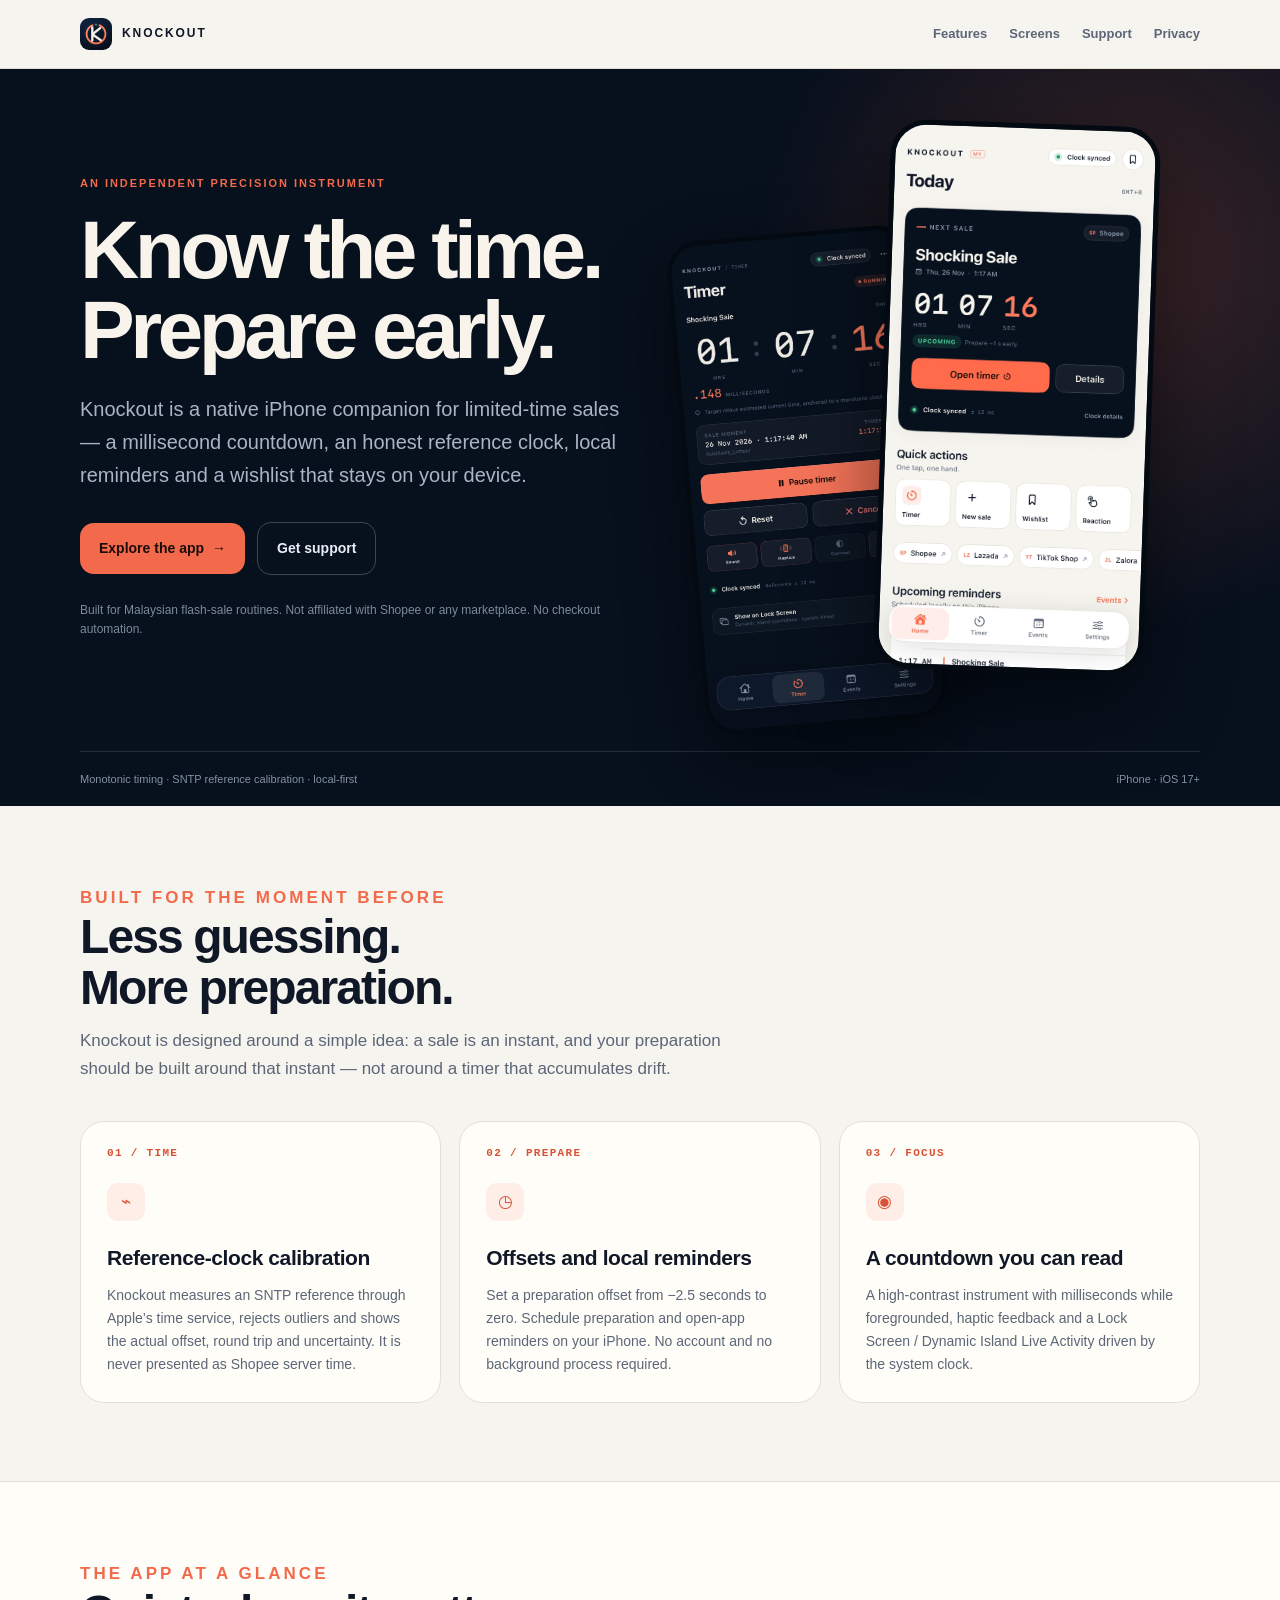
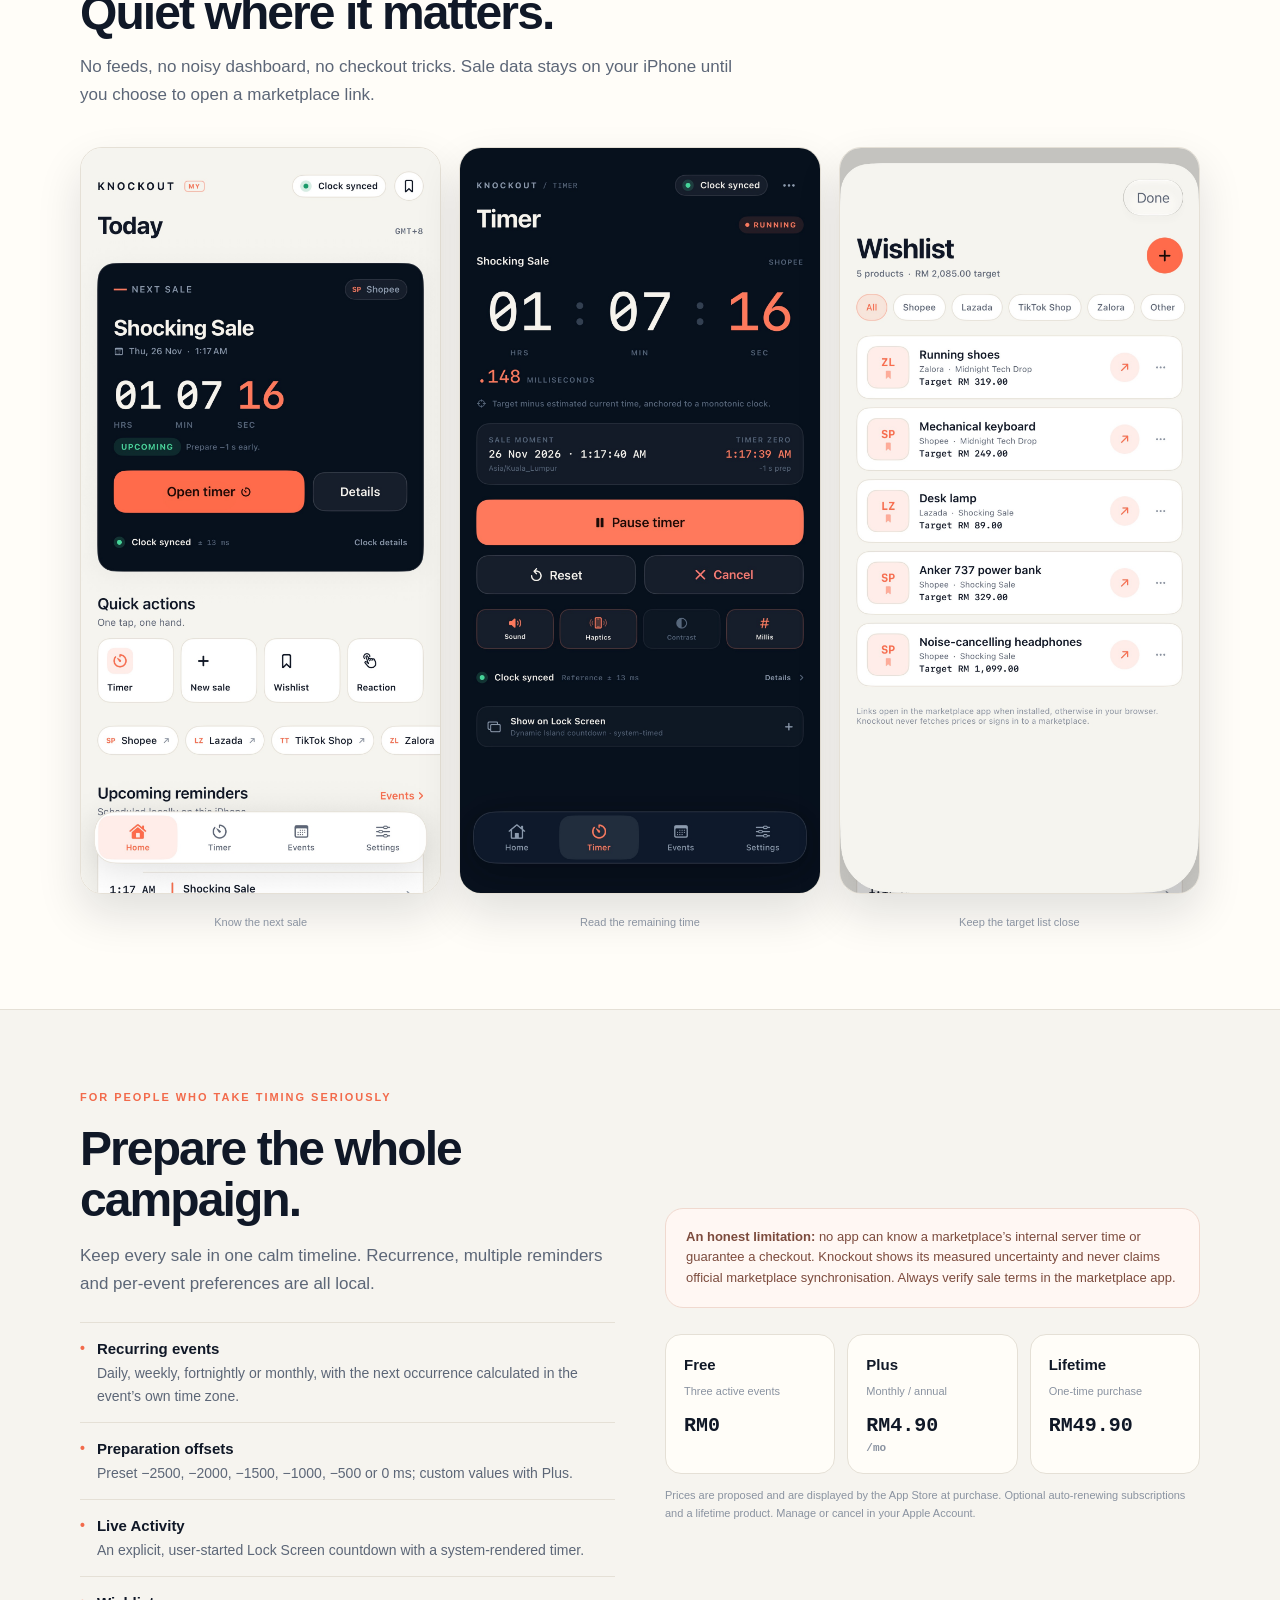
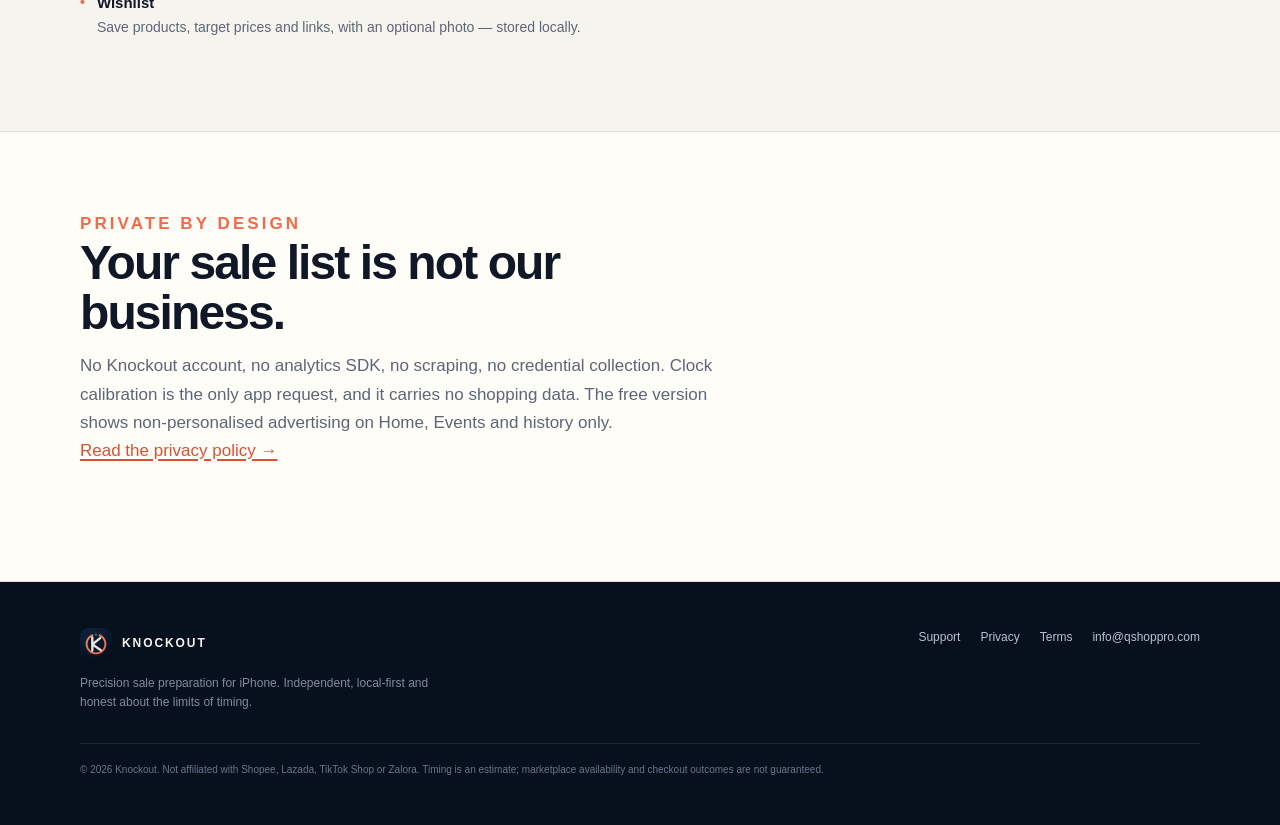
<file: index.html>
<!doctype html>
<html lang="en">
<head>
<meta charset="utf-8">
<meta name="viewport" content="width=device-width, initial-scale=1">
<title>Knockout — Precision sale countdown for iPhone</title>
<meta name="description" content="Knockout is a precision flash-sale timer for iPhone. Calibrate a reference clock, prepare launch offsets, schedule local reminders and keep the countdown on your Lock Screen.">
<meta name="keywords" content="flash sale timer, sale countdown, shopping reminder, precision timer, Live Activity, Malaysia, wishlist, clock calibration">
<meta property="og:title" content="Knockout — Know the time. Prepare early.">
<meta property="og:description" content="A precision countdown, reference-clock calibration and local reminders for limited-time sales.">
<meta property="og:type" content="website">
<meta property="og:url" content="https://azraz6.github.io/knockout-site/">
<meta property="og:image" content="https://azraz6.github.io/knockout-site/assets/icon.png">
<link rel="icon" href="assets/icon.png">
<link rel="apple-touch-icon" href="assets/icon.png">
<link rel="stylesheet" href="style.css">
</head>
<body>
<header>
  <div class="wrap nav">
    <a class="brand" href="index.html"><img src="assets/icon.png" alt=""> KNOCKOUT</a>
    <nav class="nav-links">
      <a href="#features">Features</a>
      <a href="#screens">Screens</a>
      <a href="support.html">Support</a>
      <a href="privacy.html">Privacy</a>
    </nav>
  </div>
</header>

<main>
  <section class="hero">
    <div class="wrap">
      <div class="hero-grid">
        <div>
          <p class="eyebrow">An independent precision instrument</p>
          <h1>Know the time.<br>Prepare early.</h1>
          <p class="lead">Knockout is a native iPhone companion for limited-time sales — a millisecond countdown, an honest reference clock, local reminders and a wishlist that stays on your device.</p>
          <div class="hero-actions">
            <a class="button" href="#features">Explore the app <span aria-hidden="true">→</span></a>
            <a class="button ghost" href="support.html">Get support</a>
          </div>
          <p class="small">Built for Malaysian flash-sale routines. Not affiliated with Shopee or any marketplace. No checkout automation.</p>
        </div>
        <div class="hero-art" aria-label="Knockout app screenshots">
          <div class="phone two"><img src="assets/timer.jpg" alt="Knockout precision timer"></div>
          <div class="phone one"><img src="assets/home.jpg" alt="Knockout next sale home screen"></div>
        </div>
      </div>
      <div class="hero-note">
        <span>Monotonic timing · SNTP reference calibration · local-first</span>
        <span>iPhone · iOS 17+</span>
      </div>
    </div>
  </section>

  <section id="features">
    <div class="wrap">
      <div class="section-head">
        <p class="eyebrow">Built for the moment before</p>
        <h2>Less guessing.<br>More preparation.</h2>
        <p>Knockout is designed around a simple idea: a sale is an instant, and your preparation should be built around that instant — not around a timer that accumulates drift.</p>
      </div>
      <div class="grid-3">
        <article class="card">
          <span class="num">01 / TIME</span>
          <div class="icon">⌁</div>
          <h3>Reference-clock calibration</h3>
          <p>Knockout measures an SNTP reference through Apple’s time service, rejects outliers and shows the actual offset, round trip and uncertainty. It is never presented as Shopee server time.</p>
        </article>
        <article class="card">
          <span class="num">02 / PREPARE</span>
          <div class="icon">◷</div>
          <h3>Offsets and local reminders</h3>
          <p>Set a preparation offset from −2.5 seconds to zero. Schedule preparation and open-app reminders on your iPhone. No account and no background process required.</p>
        </article>
        <article class="card">
          <span class="num">03 / FOCUS</span>
          <div class="icon">◉</div>
          <h3>A countdown you can read</h3>
          <p>A high-contrast instrument with milliseconds while foregrounded, haptic feedback and a Lock Screen / Dynamic Island Live Activity driven by the system clock.</p>
        </article>
      </div>
    </div>
  </section>

  <section class="alt" id="screens">
    <div class="wrap">
      <div class="section-head">
        <p class="eyebrow">The app at a glance</p>
        <h2>Quiet where it matters.</h2>
        <p>No feeds, no noisy dashboard, no checkout tricks. Sale data stays on your iPhone until you choose to open a marketplace link.</p>
      </div>
      <div class="showcase">
        <figure><img src="assets/home.jpg" alt="Home screen with the next sale countdown"><figcaption>Know the next sale</figcaption></figure>
        <figure><img src="assets/timer.jpg" alt="The precision timer with milliseconds"><figcaption>Read the remaining time</figcaption></figure>
        <figure><img src="assets/wishlist.jpg" alt="The local wishlist"><figcaption>Keep the target list close</figcaption></figure>
      </div>
    </div>
  </section>

  <section>
    <div class="wrap split">
      <div>
        <p class="eyebrow">For people who take timing seriously</p>
        <h2>Prepare the whole campaign.</h2>
        <p>Keep every sale in one calm timeline. Recurrence, multiple reminders and per-event preferences are all local.</p>
        <ul class="list">
          <li><div><strong>Recurring events</strong>Daily, weekly, fortnightly or monthly, with the next occurrence calculated in the event’s own time zone.</div></li>
          <li><div><strong>Preparation offsets</strong>Preset −2500, −2000, −1500, −1000, −500 or 0 ms; custom values with Plus.</div></li>
          <li><div><strong>Live Activity</strong>An explicit, user-started Lock Screen countdown with a system-rendered timer.</div></li>
          <li><div><strong>Wishlist</strong>Save products, target prices and links, with an optional photo — stored locally.</div></li>
        </ul>
      </div>
      <div>
        <div class="notice"><strong>An honest limitation:</strong> no app can know a marketplace’s internal server time or guarantee a checkout. Knockout shows its measured uncertainty and never claims official marketplace synchronisation. Always verify sale terms in the marketplace app.</div>
        <div class="plans">
          <div class="plan"><strong>Free</strong><span>Three active events</span><b>RM0</b></div>
          <div class="plan"><strong>Plus</strong><span>Monthly / annual</span><b>RM4.90<span style="font:500 11px/1.4 inherit;color:var(--soft)"> /mo</span></b></div>
          <div class="plan"><strong>Lifetime</strong><span>One-time purchase</span><b>RM49.90</b></div>
        </div>
        <p style="font-size:11px;color:var(--soft);margin-top:12px">Prices are proposed and are displayed by the App Store at purchase. Optional auto-renewing subscriptions and a lifetime product. Manage or cancel in your Apple Account.</p>
      </div>
    </div>
  </section>

  <section class="alt">
    <div class="wrap">
      <div class="section-head">
        <p class="eyebrow">Private by design</p>
        <h2>Your sale list is not our business.</h2>
        <p>No Knockout account, no analytics SDK, no scraping, no credential collection. Clock calibration is the only app request, and it carries no shopping data. The free version shows non-personalised advertising on Home, Events and history only.</p>
        <p><a href="privacy.html">Read the privacy policy →</a></p>
      </div>
    </div>
  </section>
</main>

<footer>
  <div class="wrap footer-grid">
    <div>
      <a class="brand" href="index.html"><img src="assets/icon.png" alt=""> KNOCKOUT</a>
      <p style="font-size:12px;max-width:360px;margin:14px 0 0;color:#7f8da0">Precision sale preparation for iPhone. Independent, local-first and honest about the limits of timing.</p>
    </div>
    <div class="footer-links">
      <a href="support.html">Support</a>
      <a href="privacy.html">Privacy</a>
      <a href="terms.html">Terms</a>
      <a href="mailto:info@qshoppro.com">info@qshoppro.com</a>
    </div>
  </div>
  <div class="wrap" style="margin-top:30px;padding-top:18px;border-top:1px solid rgba(255,255,255,.1);font-size:10px;color:#67778b">
    © 2026 Knockout. Not affiliated with Shopee, Lazada, TikTok Shop or Zalora. Timing is an estimate; marketplace availability and checkout outcomes are not guaranteed.
  </div>
</footer>
</body>
</html>
</file>
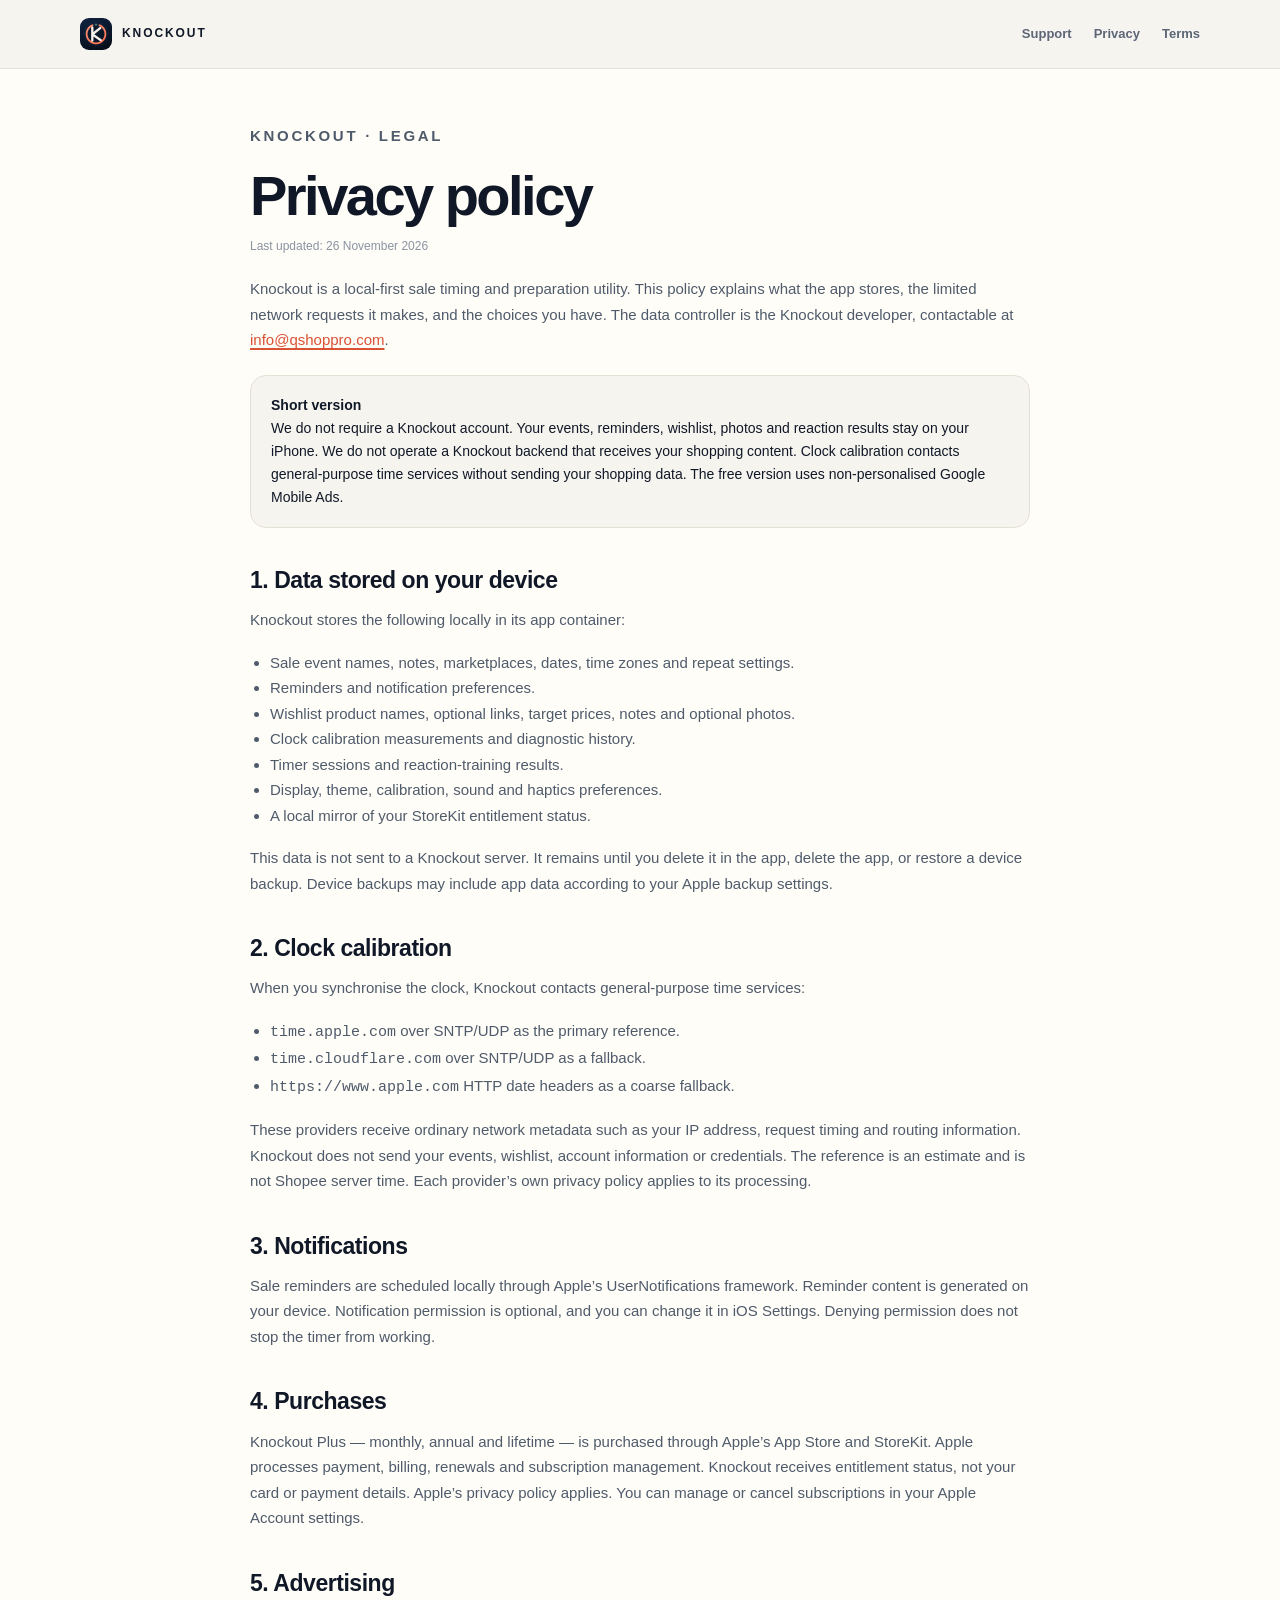
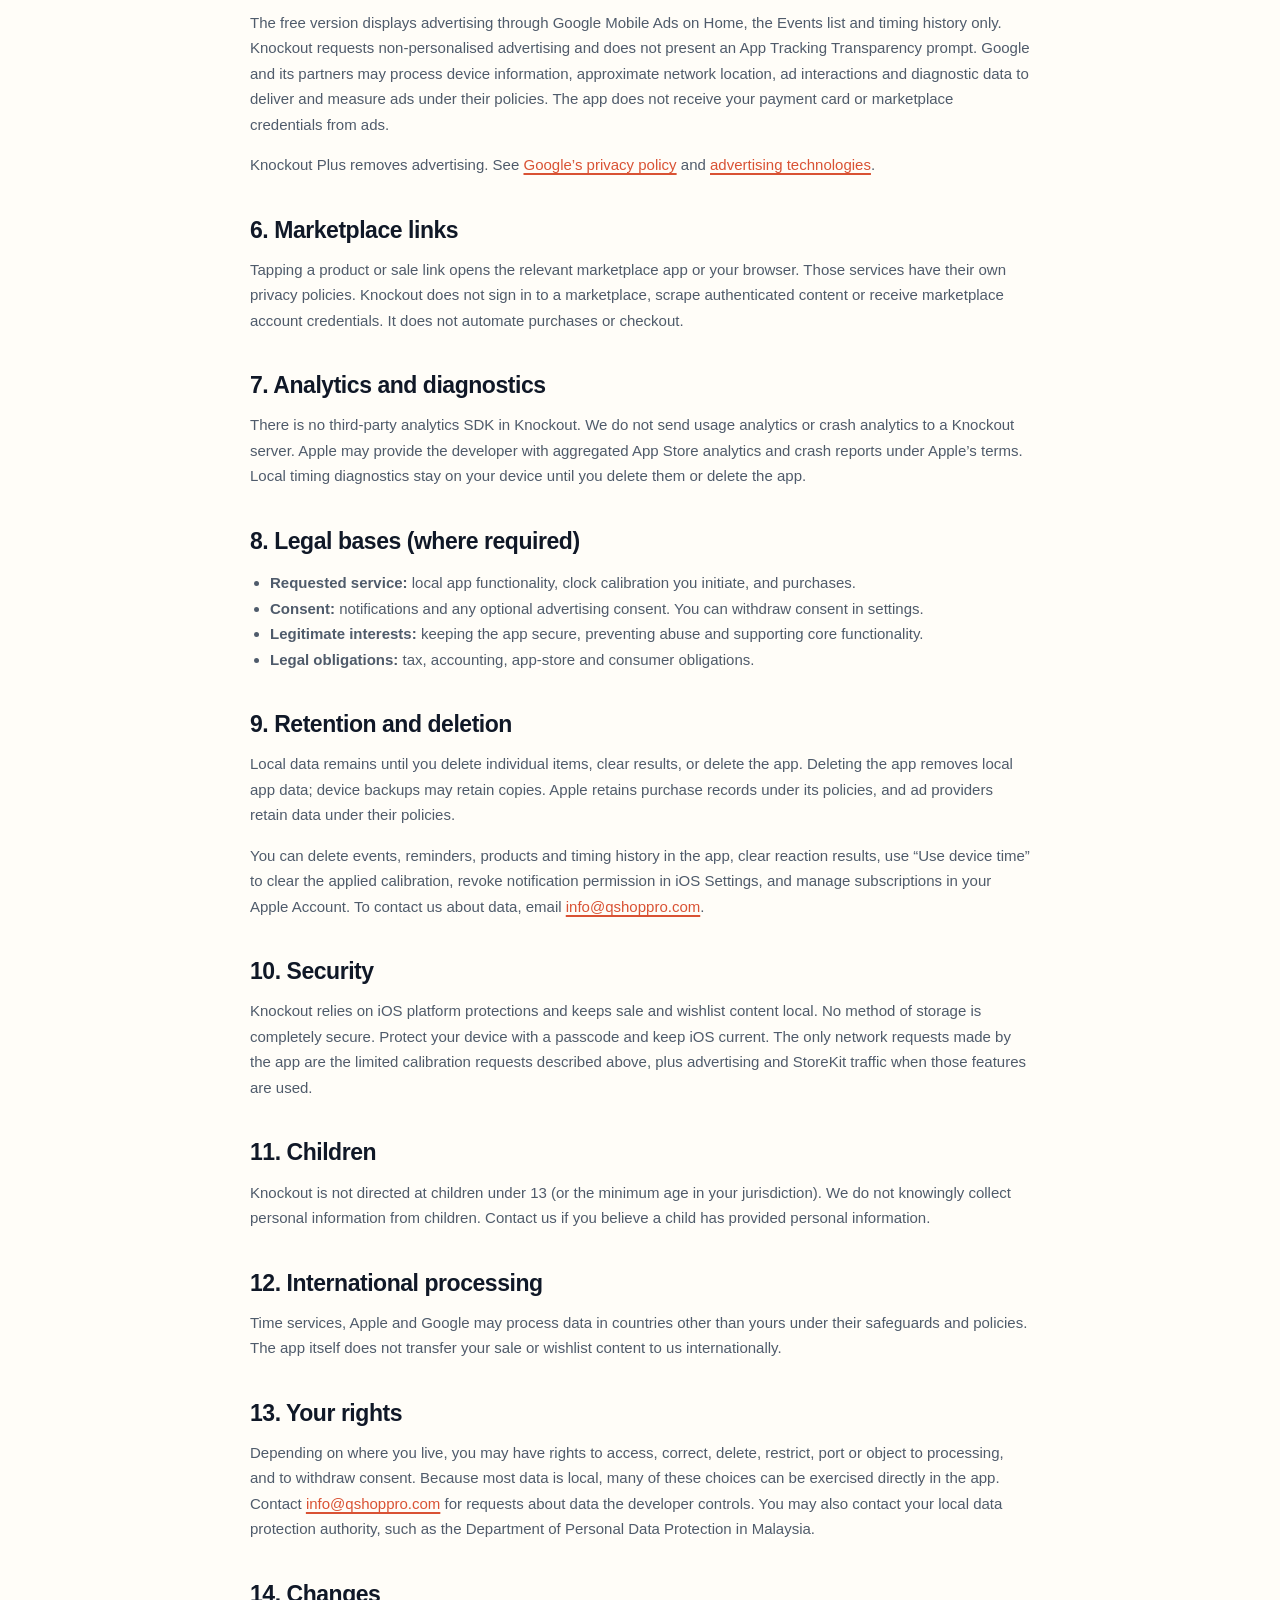
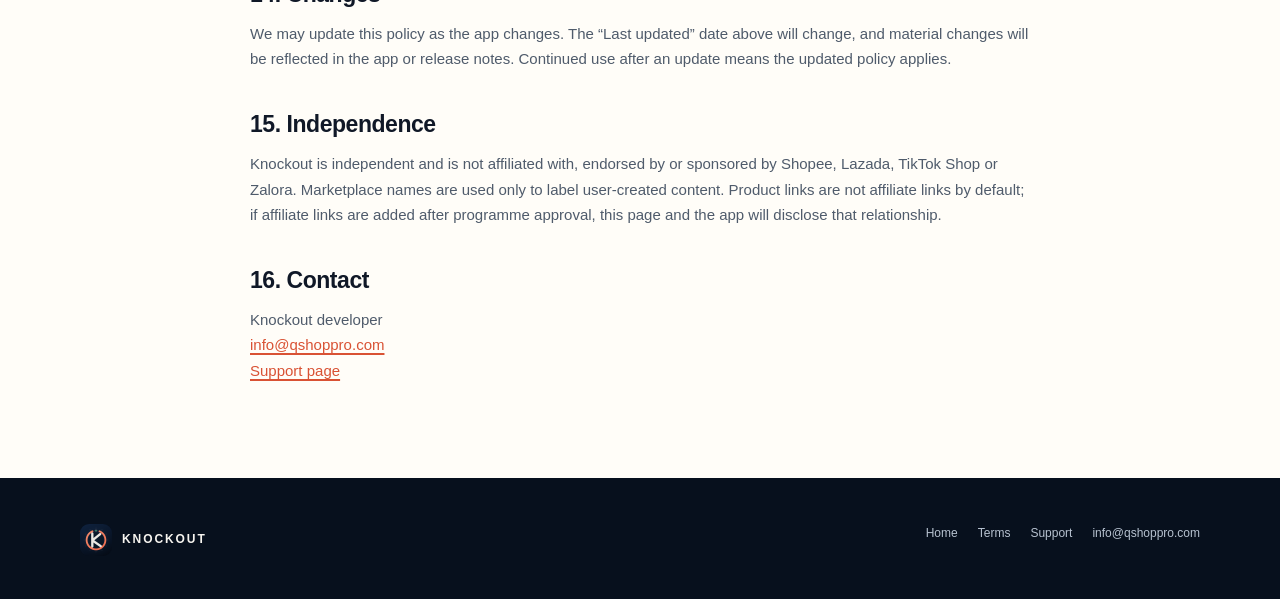
<file: privacy.html>
<!doctype html>
<html lang="en">
<head>
<meta charset="utf-8">
<meta name="viewport" content="width=device-width, initial-scale=1">
<title>Privacy Policy — Knockout</title>
<meta name="description" content="How Knockout handles sale data, clock calibration, notifications, purchases and advertising.">
<link rel="icon" href="assets/icon.png">
<link rel="stylesheet" href="style.css">
</head>
<body>
<header><div class="wrap nav"><a class="brand" href="index.html"><img src="assets/icon.png" alt=""> KNOCKOUT</a><nav class="nav-links"><a href="support.html">Support</a><a href="privacy.html">Privacy</a><a href="terms.html">Terms</a></nav></div></header>
<main class="legal">
<div class="narrow">
  <p class="eyebrow">Knockout · Legal</p>
  <h1>Privacy policy</h1>
  <p class="meta">Last updated: 26 November 2026</p>
  <p>Knockout is a local-first sale timing and preparation utility. This policy explains what the app stores, the limited network requests it makes, and the choices you have. The data controller is the Knockout developer, contactable at <a href="mailto:info@qshoppro.com">info@qshoppro.com</a>.</p>

  <div class="contact"><strong>Short version</strong><br>We do not require a Knockout account. Your events, reminders, wishlist, photos and reaction results stay on your iPhone. We do not operate a Knockout backend that receives your shopping content. Clock calibration contacts general-purpose time services without sending your shopping data. The free version uses non-personalised Google Mobile Ads.</div>

  <h2>1. Data stored on your device</h2>
  <p>Knockout stores the following locally in its app container:</p>
  <ul>
    <li>Sale event names, notes, marketplaces, dates, time zones and repeat settings.</li>
    <li>Reminders and notification preferences.</li>
    <li>Wishlist product names, optional links, target prices, notes and optional photos.</li>
    <li>Clock calibration measurements and diagnostic history.</li>
    <li>Timer sessions and reaction-training results.</li>
    <li>Display, theme, calibration, sound and haptics preferences.</li>
    <li>A local mirror of your StoreKit entitlement status.</li>
  </ul>
  <p>This data is not sent to a Knockout server. It remains until you delete it in the app, delete the app, or restore a device backup. Device backups may include app data according to your Apple backup settings.</p>

  <h2>2. Clock calibration</h2>
  <p>When you synchronise the clock, Knockout contacts general-purpose time services:</p>
  <ul>
    <li><code>time.apple.com</code> over SNTP/UDP as the primary reference.</li>
    <li><code>time.cloudflare.com</code> over SNTP/UDP as a fallback.</li>
    <li><code>https://www.apple.com</code> HTTP date headers as a coarse fallback.</li>
  </ul>
  <p>These providers receive ordinary network metadata such as your IP address, request timing and routing information. Knockout does not send your events, wishlist, account information or credentials. The reference is an estimate and is not Shopee server time. Each provider’s own privacy policy applies to its processing.</p>

  <h2>3. Notifications</h2>
  <p>Sale reminders are scheduled locally through Apple’s UserNotifications framework. Reminder content is generated on your device. Notification permission is optional, and you can change it in iOS Settings. Denying permission does not stop the timer from working.</p>

  <h2>4. Purchases</h2>
  <p>Knockout Plus — monthly, annual and lifetime — is purchased through Apple’s App Store and StoreKit. Apple processes payment, billing, renewals and subscription management. Knockout receives entitlement status, not your card or payment details. Apple’s privacy policy applies. You can manage or cancel subscriptions in your Apple Account settings.</p>

  <h2>5. Advertising</h2>
  <p>The free version displays advertising through Google Mobile Ads on Home, the Events list and timing history only. Knockout requests non-personalised advertising and does not present an App Tracking Transparency prompt. Google and its partners may process device information, approximate network location, ad interactions and diagnostic data to deliver and measure ads under their policies. The app does not receive your payment card or marketplace credentials from ads.</p>
  <p>Knockout Plus removes advertising. See <a href="https://policies.google.com/privacy">Google’s privacy policy</a> and <a href="https://policies.google.com/technologies/ads">advertising technologies</a>.</p>

  <h2>6. Marketplace links</h2>
  <p>Tapping a product or sale link opens the relevant marketplace app or your browser. Those services have their own privacy policies. Knockout does not sign in to a marketplace, scrape authenticated content or receive marketplace account credentials. It does not automate purchases or checkout.</p>

  <h2>7. Analytics and diagnostics</h2>
  <p>There is no third-party analytics SDK in Knockout. We do not send usage analytics or crash analytics to a Knockout server. Apple may provide the developer with aggregated App Store analytics and crash reports under Apple’s terms. Local timing diagnostics stay on your device until you delete them or delete the app.</p>

  <h2>8. Legal bases (where required)</h2>
  <ul>
    <li><strong>Requested service:</strong> local app functionality, clock calibration you initiate, and purchases.</li>
    <li><strong>Consent:</strong> notifications and any optional advertising consent. You can withdraw consent in settings.</li>
    <li><strong>Legitimate interests:</strong> keeping the app secure, preventing abuse and supporting core functionality.</li>
    <li><strong>Legal obligations:</strong> tax, accounting, app-store and consumer obligations.</li>
  </ul>

  <h2>9. Retention and deletion</h2>
  <p>Local data remains until you delete individual items, clear results, or delete the app. Deleting the app removes local app data; device backups may retain copies. Apple retains purchase records under its policies, and ad providers retain data under their policies.</p>
  <p>You can delete events, reminders, products and timing history in the app, clear reaction results, use “Use device time” to clear the applied calibration, revoke notification permission in iOS Settings, and manage subscriptions in your Apple Account. To contact us about data, email <a href="mailto:info@qshoppro.com">info@qshoppro.com</a>.</p>

  <h2>10. Security</h2>
  <p>Knockout relies on iOS platform protections and keeps sale and wishlist content local. No method of storage is completely secure. Protect your device with a passcode and keep iOS current. The only network requests made by the app are the limited calibration requests described above, plus advertising and StoreKit traffic when those features are used.</p>

  <h2>11. Children</h2>
  <p>Knockout is not directed at children under 13 (or the minimum age in your jurisdiction). We do not knowingly collect personal information from children. Contact us if you believe a child has provided personal information.</p>

  <h2>12. International processing</h2>
  <p>Time services, Apple and Google may process data in countries other than yours under their safeguards and policies. The app itself does not transfer your sale or wishlist content to us internationally.</p>

  <h2>13. Your rights</h2>
  <p>Depending on where you live, you may have rights to access, correct, delete, restrict, port or object to processing, and to withdraw consent. Because most data is local, many of these choices can be exercised directly in the app. Contact <a href="mailto:info@qshoppro.com">info@qshoppro.com</a> for requests about data the developer controls. You may also contact your local data protection authority, such as the Department of Personal Data Protection in Malaysia.</p>

  <h2>14. Changes</h2>
  <p>We may update this policy as the app changes. The “Last updated” date above will change, and material changes will be reflected in the app or release notes. Continued use after an update means the updated policy applies.</p>

  <h2>15. Independence</h2>
  <p>Knockout is independent and is not affiliated with, endorsed by or sponsored by Shopee, Lazada, TikTok Shop or Zalora. Marketplace names are used only to label user-created content. Product links are not affiliate links by default; if affiliate links are added after programme approval, this page and the app will disclose that relationship.</p>

  <h2>16. Contact</h2>
  <p>Knockout developer<br><a href="mailto:info@qshoppro.com">info@qshoppro.com</a><br><a href="support.html">Support page</a></p>
</div>
</main>
<footer><div class="wrap footer-grid"><a class="brand" href="index.html"><img src="assets/icon.png" alt=""> KNOCKOUT</a><div class="footer-links"><a href="index.html">Home</a><a href="terms.html">Terms</a><a href="support.html">Support</a><a href="mailto:info@qshoppro.com">info@qshoppro.com</a></div></div></footer>
</body>
</html>
</file>
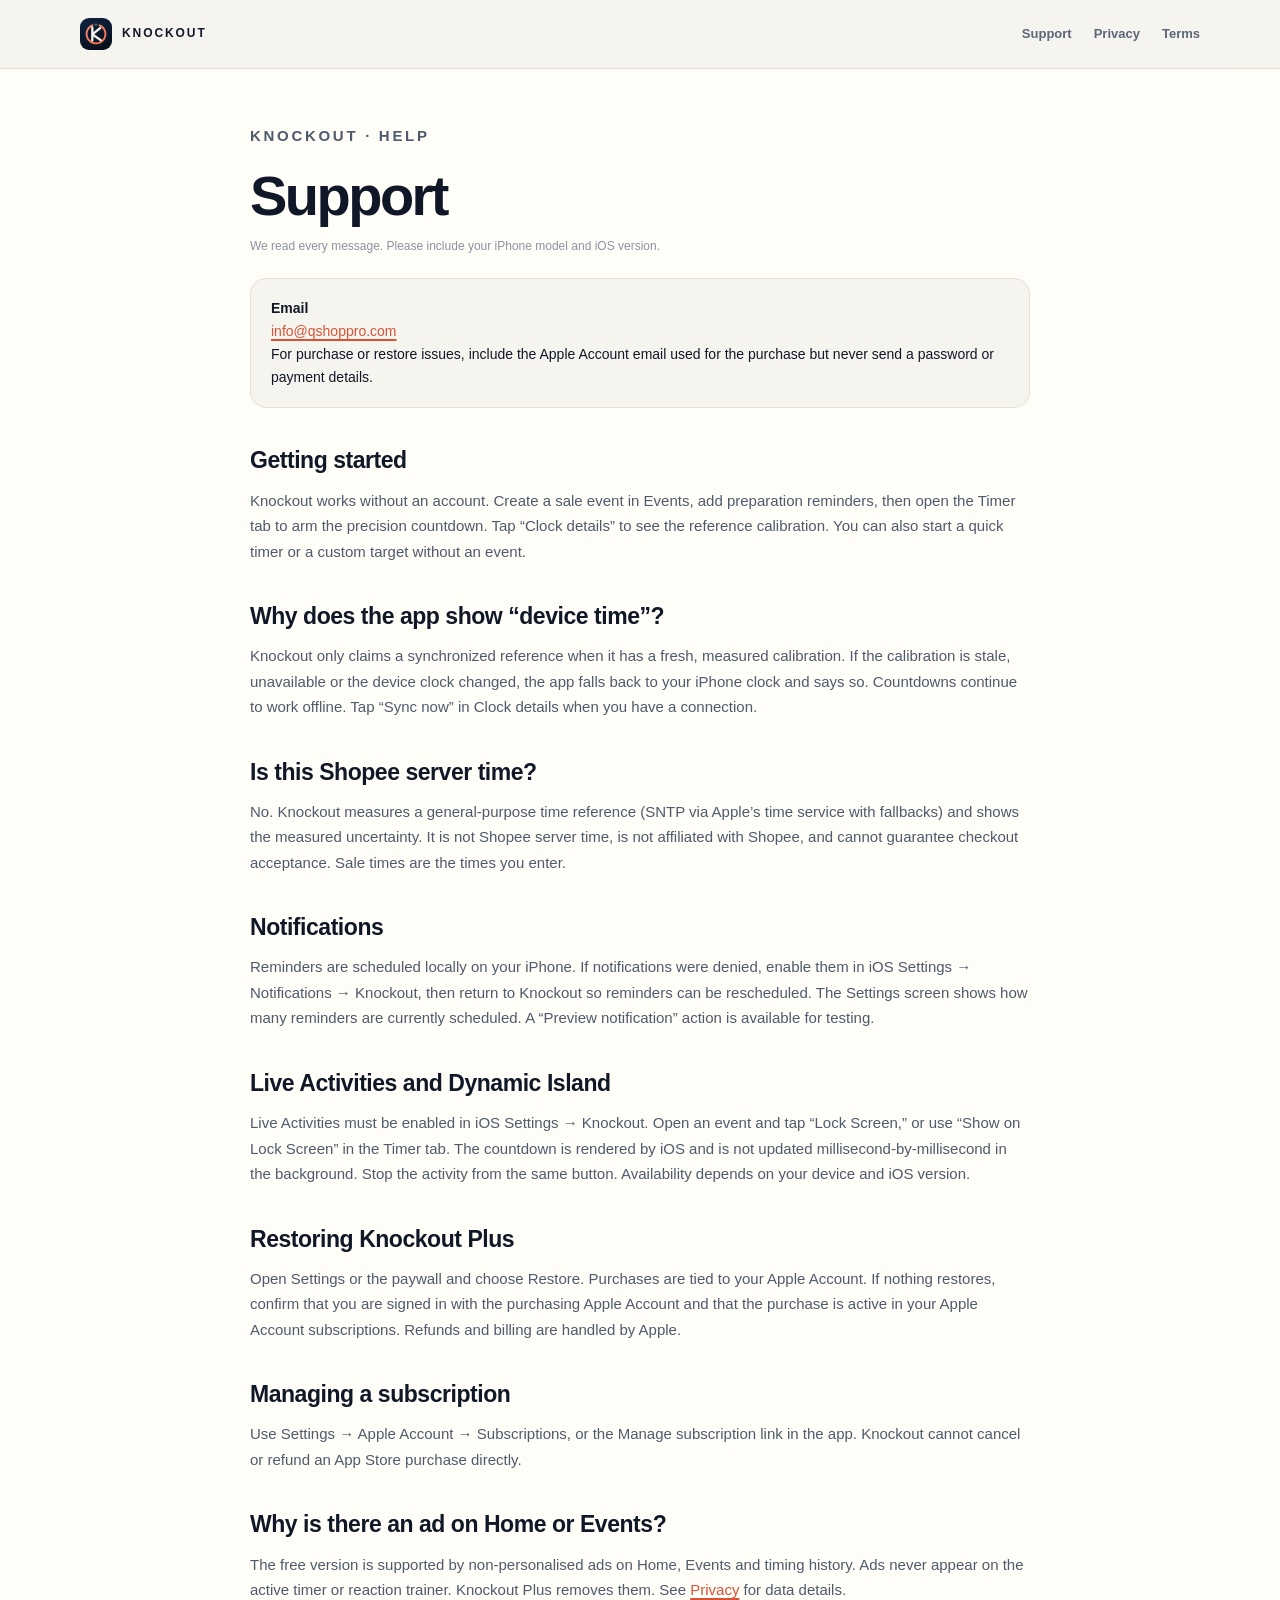
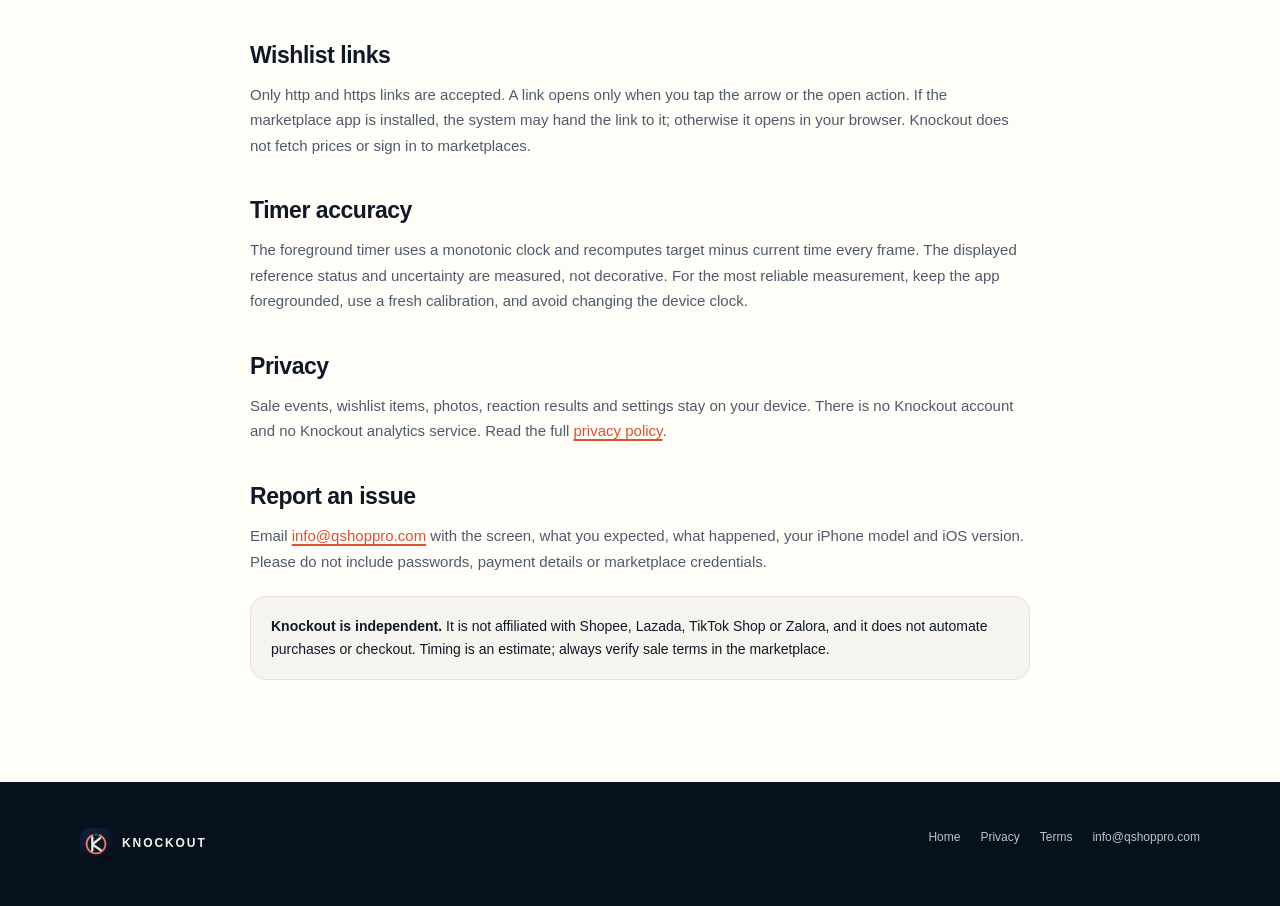
<file: support.html>
<!doctype html>
<html lang="en">
<head>
<meta charset="utf-8">
<meta name="viewport" content="width=device-width, initial-scale=1">
<title>Support — Knockout</title>
<meta name="description" content="Support for Knockout, the precision sale countdown and preparation app for iPhone.">
<link rel="icon" href="assets/icon.png">
<link rel="stylesheet" href="style.css">
</head>
<body>
<header><div class="wrap nav"><a class="brand" href="index.html"><img src="assets/icon.png" alt=""> KNOCKOUT</a><nav class="nav-links"><a href="support.html">Support</a><a href="privacy.html">Privacy</a><a href="terms.html">Terms</a></nav></div></header>
<main class="legal">
<div class="narrow">
  <p class="eyebrow">Knockout · Help</p>
  <h1>Support</h1>
  <p class="meta">We read every message. Please include your iPhone model and iOS version.</p>
  <div class="contact"><strong>Email</strong><br><a href="mailto:info@qshoppro.com?subject=Knockout%20Support">info@qshoppro.com</a><br>For purchase or restore issues, include the Apple Account email used for the purchase but never send a password or payment details.</div>

  <h2>Getting started</h2>
  <p>Knockout works without an account. Create a sale event in Events, add preparation reminders, then open the Timer tab to arm the precision countdown. Tap “Clock details” to see the reference calibration. You can also start a quick timer or a custom target without an event.</p>

  <h2>Why does the app show “device time”?</h2>
  <p>Knockout only claims a synchronized reference when it has a fresh, measured calibration. If the calibration is stale, unavailable or the device clock changed, the app falls back to your iPhone clock and says so. Countdowns continue to work offline. Tap “Sync now” in Clock details when you have a connection.</p>

  <h2>Is this Shopee server time?</h2>
  <p>No. Knockout measures a general-purpose time reference (SNTP via Apple’s time service with fallbacks) and shows the measured uncertainty. It is not Shopee server time, is not affiliated with Shopee, and cannot guarantee checkout acceptance. Sale times are the times you enter.</p>

  <h2>Notifications</h2>
  <p>Reminders are scheduled locally on your iPhone. If notifications were denied, enable them in iOS Settings → Notifications → Knockout, then return to Knockout so reminders can be rescheduled. The Settings screen shows how many reminders are currently scheduled. A “Preview notification” action is available for testing.</p>

  <h2>Live Activities and Dynamic Island</h2>
  <p>Live Activities must be enabled in iOS Settings → Knockout. Open an event and tap “Lock Screen,” or use “Show on Lock Screen” in the Timer tab. The countdown is rendered by iOS and is not updated millisecond-by-millisecond in the background. Stop the activity from the same button. Availability depends on your device and iOS version.</p>

  <h2>Restoring Knockout Plus</h2>
  <p>Open Settings or the paywall and choose Restore. Purchases are tied to your Apple Account. If nothing restores, confirm that you are signed in with the purchasing Apple Account and that the purchase is active in your Apple Account subscriptions. Refunds and billing are handled by Apple.</p>

  <h2>Managing a subscription</h2>
  <p>Use Settings → Apple Account → Subscriptions, or the Manage subscription link in the app. Knockout cannot cancel or refund an App Store purchase directly.</p>

  <h2>Why is there an ad on Home or Events?</h2>
  <p>The free version is supported by non-personalised ads on Home, Events and timing history. Ads never appear on the active timer or reaction trainer. Knockout Plus removes them. See <a href="privacy.html">Privacy</a> for data details.</p>

  <h2>Wishlist links</h2>
  <p>Only http and https links are accepted. A link opens only when you tap the arrow or the open action. If the marketplace app is installed, the system may hand the link to it; otherwise it opens in your browser. Knockout does not fetch prices or sign in to marketplaces.</p>

  <h2>Timer accuracy</h2>
  <p>The foreground timer uses a monotonic clock and recomputes target minus current time every frame. The displayed reference status and uncertainty are measured, not decorative. For the most reliable measurement, keep the app foregrounded, use a fresh calibration, and avoid changing the device clock.</p>

  <h2>Privacy</h2>
  <p>Sale events, wishlist items, photos, reaction results and settings stay on your device. There is no Knockout account and no Knockout analytics service. Read the full <a href="privacy.html">privacy policy</a>.</p>

  <h2>Report an issue</h2>
  <p>Email <a href="mailto:info@qshoppro.com?subject=Knockout%20Issue">info@qshoppro.com</a> with the screen, what you expected, what happened, your iPhone model and iOS version. Please do not include passwords, payment details or marketplace credentials.</p>

  <div class="contact"><strong>Knockout is independent.</strong> It is not affiliated with Shopee, Lazada, TikTok Shop or Zalora, and it does not automate purchases or checkout. Timing is an estimate; always verify sale terms in the marketplace.</div>
</div>
</main>
<footer><div class="wrap footer-grid"><a class="brand" href="index.html"><img src="assets/icon.png" alt=""> KNOCKOUT</a><div class="footer-links"><a href="index.html">Home</a><a href="privacy.html">Privacy</a><a href="terms.html">Terms</a><a href="mailto:info@qshoppro.com">info@qshoppro.com</a></div></div></footer>
</body>
</html>
</file>
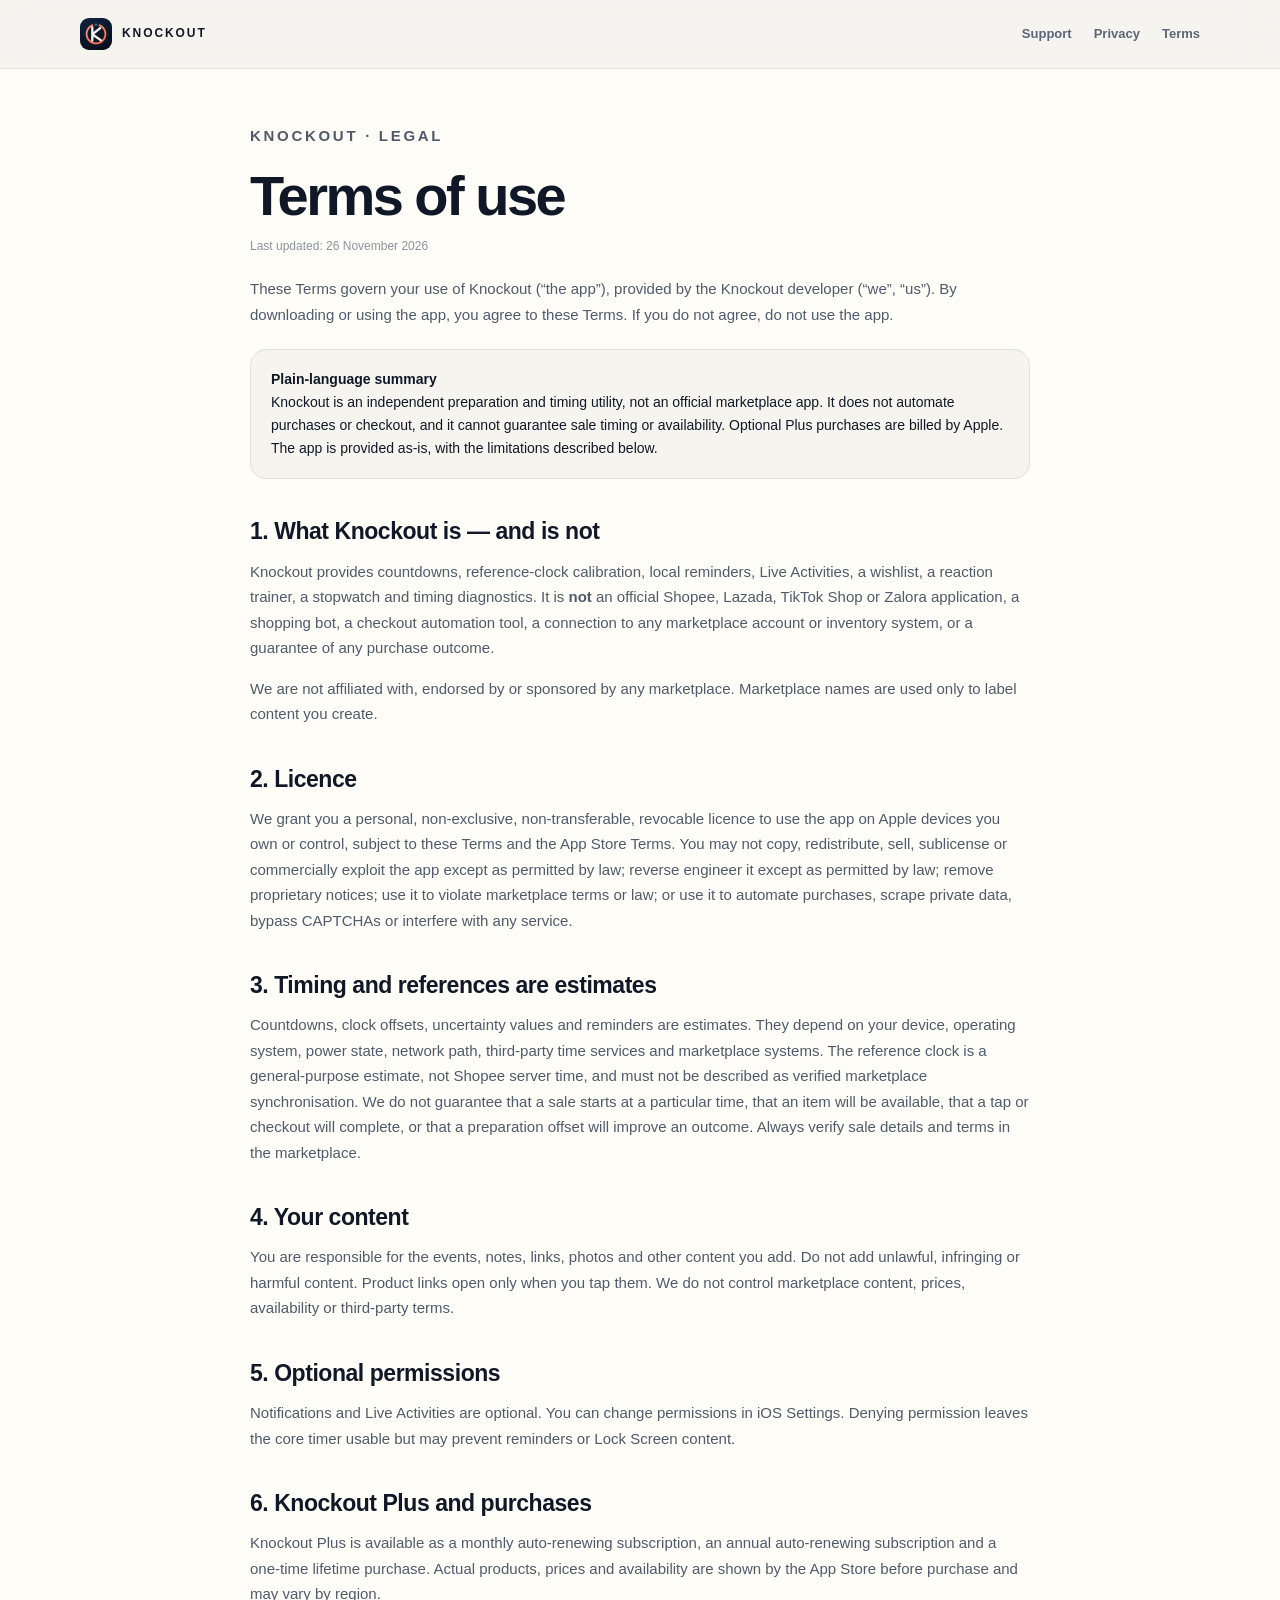
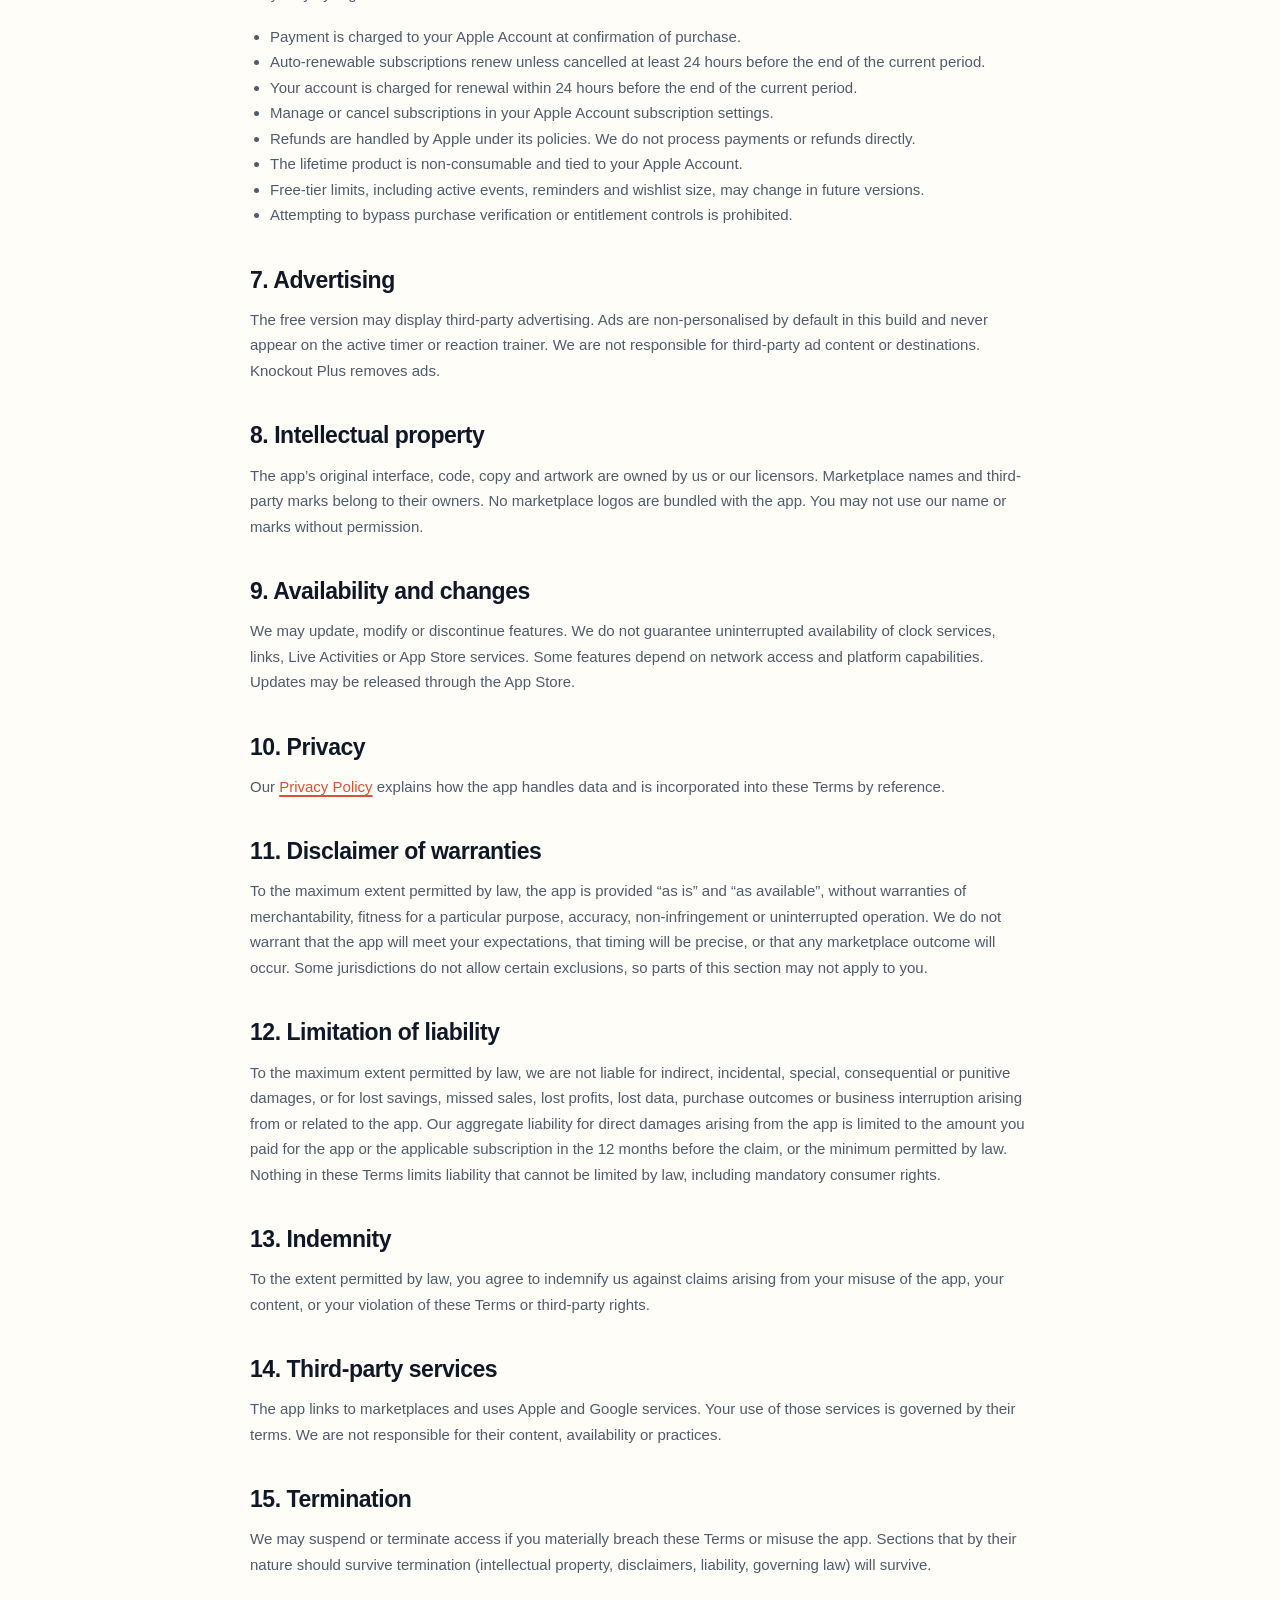
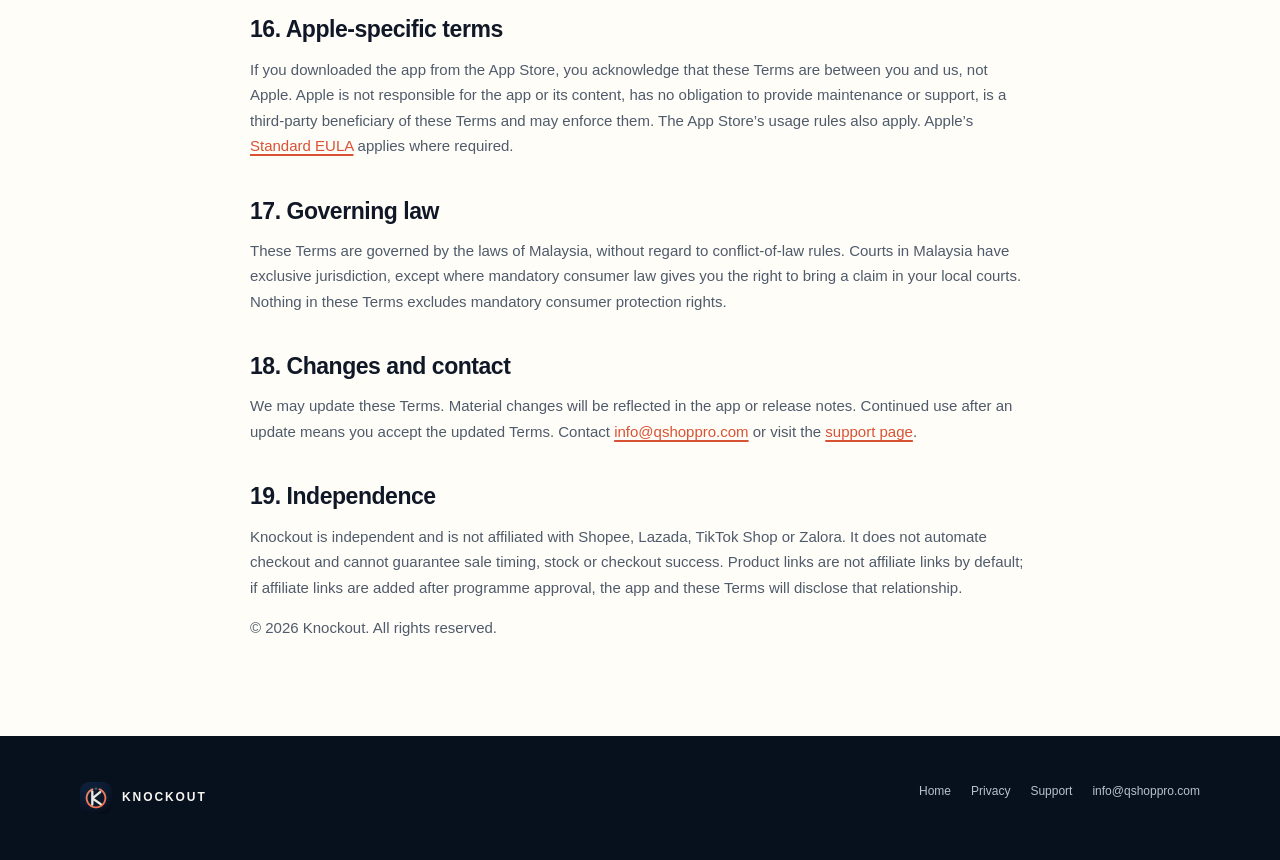
<file: terms.html>
<!doctype html>
<html lang="en">
<head>
<meta charset="utf-8">
<meta name="viewport" content="width=device-width, initial-scale=1">
<title>Terms of Use — Knockout</title>
<meta name="description" content="Terms of use for Knockout, the precision sale countdown app for iPhone.">
<link rel="icon" href="assets/icon.png">
<link rel="stylesheet" href="style.css">
</head>
<body>
<header><div class="wrap nav"><a class="brand" href="index.html"><img src="assets/icon.png" alt=""> KNOCKOUT</a><nav class="nav-links"><a href="support.html">Support</a><a href="privacy.html">Privacy</a><a href="terms.html">Terms</a></nav></div></header>
<main class="legal">
<div class="narrow">
  <p class="eyebrow">Knockout · Legal</p>
  <h1>Terms of use</h1>
  <p class="meta">Last updated: 26 November 2026</p>
  <p>These Terms govern your use of Knockout (“the app”), provided by the Knockout developer (“we”, “us”). By downloading or using the app, you agree to these Terms. If you do not agree, do not use the app.</p>

  <div class="contact"><strong>Plain-language summary</strong><br>Knockout is an independent preparation and timing utility, not an official marketplace app. It does not automate purchases or checkout, and it cannot guarantee sale timing or availability. Optional Plus purchases are billed by Apple. The app is provided as-is, with the limitations described below.</div>

  <h2>1. What Knockout is — and is not</h2>
  <p>Knockout provides countdowns, reference-clock calibration, local reminders, Live Activities, a wishlist, a reaction trainer, a stopwatch and timing diagnostics. It is <strong>not</strong> an official Shopee, Lazada, TikTok Shop or Zalora application, a shopping bot, a checkout automation tool, a connection to any marketplace account or inventory system, or a guarantee of any purchase outcome.</p>
  <p>We are not affiliated with, endorsed by or sponsored by any marketplace. Marketplace names are used only to label content you create.</p>

  <h2>2. Licence</h2>
  <p>We grant you a personal, non-exclusive, non-transferable, revocable licence to use the app on Apple devices you own or control, subject to these Terms and the App Store Terms. You may not copy, redistribute, sell, sublicense or commercially exploit the app except as permitted by law; reverse engineer it except as permitted by law; remove proprietary notices; use it to violate marketplace terms or law; or use it to automate purchases, scrape private data, bypass CAPTCHAs or interfere with any service.</p>

  <h2>3. Timing and references are estimates</h2>
  <p>Countdowns, clock offsets, uncertainty values and reminders are estimates. They depend on your device, operating system, power state, network path, third-party time services and marketplace systems. The reference clock is a general-purpose estimate, not Shopee server time, and must not be described as verified marketplace synchronisation. We do not guarantee that a sale starts at a particular time, that an item will be available, that a tap or checkout will complete, or that a preparation offset will improve an outcome. Always verify sale details and terms in the marketplace.</p>

  <h2>4. Your content</h2>
  <p>You are responsible for the events, notes, links, photos and other content you add. Do not add unlawful, infringing or harmful content. Product links open only when you tap them. We do not control marketplace content, prices, availability or third-party terms.</p>

  <h2>5. Optional permissions</h2>
  <p>Notifications and Live Activities are optional. You can change permissions in iOS Settings. Denying permission leaves the core timer usable but may prevent reminders or Lock Screen content.</p>

  <h2>6. Knockout Plus and purchases</h2>
  <p>Knockout Plus is available as a monthly auto-renewing subscription, an annual auto-renewing subscription and a one-time lifetime purchase. Actual products, prices and availability are shown by the App Store before purchase and may vary by region.</p>
  <ul>
    <li>Payment is charged to your Apple Account at confirmation of purchase.</li>
    <li>Auto-renewable subscriptions renew unless cancelled at least 24 hours before the end of the current period.</li>
    <li>Your account is charged for renewal within 24 hours before the end of the current period.</li>
    <li>Manage or cancel subscriptions in your Apple Account subscription settings.</li>
    <li>Refunds are handled by Apple under its policies. We do not process payments or refunds directly.</li>
    <li>The lifetime product is non-consumable and tied to your Apple Account.</li>
    <li>Free-tier limits, including active events, reminders and wishlist size, may change in future versions.</li>
    <li>Attempting to bypass purchase verification or entitlement controls is prohibited.</li>
  </ul>

  <h2>7. Advertising</h2>
  <p>The free version may display third-party advertising. Ads are non-personalised by default in this build and never appear on the active timer or reaction trainer. We are not responsible for third-party ad content or destinations. Knockout Plus removes ads.</p>

  <h2>8. Intellectual property</h2>
  <p>The app’s original interface, code, copy and artwork are owned by us or our licensors. Marketplace names and third-party marks belong to their owners. No marketplace logos are bundled with the app. You may not use our name or marks without permission.</p>

  <h2>9. Availability and changes</h2>
  <p>We may update, modify or discontinue features. We do not guarantee uninterrupted availability of clock services, links, Live Activities or App Store services. Some features depend on network access and platform capabilities. Updates may be released through the App Store.</p>

  <h2>10. Privacy</h2>
  <p>Our <a href="privacy.html">Privacy Policy</a> explains how the app handles data and is incorporated into these Terms by reference.</p>

  <h2>11. Disclaimer of warranties</h2>
  <p>To the maximum extent permitted by law, the app is provided “as is” and “as available”, without warranties of merchantability, fitness for a particular purpose, accuracy, non-infringement or uninterrupted operation. We do not warrant that the app will meet your expectations, that timing will be precise, or that any marketplace outcome will occur. Some jurisdictions do not allow certain exclusions, so parts of this section may not apply to you.</p>

  <h2>12. Limitation of liability</h2>
  <p>To the maximum extent permitted by law, we are not liable for indirect, incidental, special, consequential or punitive damages, or for lost savings, missed sales, lost profits, lost data, purchase outcomes or business interruption arising from or related to the app. Our aggregate liability for direct damages arising from the app is limited to the amount you paid for the app or the applicable subscription in the 12 months before the claim, or the minimum permitted by law. Nothing in these Terms limits liability that cannot be limited by law, including mandatory consumer rights.</p>

  <h2>13. Indemnity</h2>
  <p>To the extent permitted by law, you agree to indemnify us against claims arising from your misuse of the app, your content, or your violation of these Terms or third-party rights.</p>

  <h2>14. Third-party services</h2>
  <p>The app links to marketplaces and uses Apple and Google services. Your use of those services is governed by their terms. We are not responsible for their content, availability or practices.</p>

  <h2>15. Termination</h2>
  <p>We may suspend or terminate access if you materially breach these Terms or misuse the app. Sections that by their nature should survive termination (intellectual property, disclaimers, liability, governing law) will survive.</p>

  <h2>16. Apple-specific terms</h2>
  <p>If you downloaded the app from the App Store, you acknowledge that these Terms are between you and us, not Apple. Apple is not responsible for the app or its content, has no obligation to provide maintenance or support, is a third-party beneficiary of these Terms and may enforce them. The App Store’s usage rules also apply. Apple’s <a href="https://www.apple.com/legal/internet-services/itunes/dev/stdeula/">Standard EULA</a> applies where required.</p>

  <h2>17. Governing law</h2>
  <p>These Terms are governed by the laws of Malaysia, without regard to conflict-of-law rules. Courts in Malaysia have exclusive jurisdiction, except where mandatory consumer law gives you the right to bring a claim in your local courts. Nothing in these Terms excludes mandatory consumer protection rights.</p>

  <h2>18. Changes and contact</h2>
  <p>We may update these Terms. Material changes will be reflected in the app or release notes. Continued use after an update means you accept the updated Terms. Contact <a href="mailto:info@qshoppro.com">info@qshoppro.com</a> or visit the <a href="support.html">support page</a>.</p>

  <h2>19. Independence</h2>
  <p>Knockout is independent and is not affiliated with Shopee, Lazada, TikTok Shop or Zalora. It does not automate checkout and cannot guarantee sale timing, stock or checkout success. Product links are not affiliate links by default; if affiliate links are added after programme approval, the app and these Terms will disclose that relationship.</p>
  <p>© 2026 Knockout. All rights reserved.</p>
</div>
</main>
<footer><div class="wrap footer-grid"><a class="brand" href="index.html"><img src="assets/icon.png" alt=""> KNOCKOUT</a><div class="footer-links"><a href="index.html">Home</a><a href="privacy.html">Privacy</a><a href="support.html">Support</a><a href="mailto:info@qshoppro.com">info@qshoppro.com</a></div></div></footer>
</body>
</html>
</file>
<file: style.css>
:root {
  --navy: #07101d;
  --navy-2: #0d1b2d;
  --ink: #101827;
  --muted: #5c6677;
  --soft: #8a93a1;
  --ivory: #f6f4ef;
  --paper: #fffdf8;
  --coral: #f26a4b;
  --coral-deep: #d95234;
  --line: #e5e0d6;
  --green: #1c9b69;
  --radius: 24px;
}
* { box-sizing: border-box; }
html { scroll-behavior: smooth; }
body {
  margin: 0;
  background: var(--ivory);
  color: var(--ink);
  font: 17px/1.65 -apple-system, BlinkMacSystemFont, "Segoe UI", Helvetica, Arial, sans-serif;
  -webkit-font-smoothing: antialiased;
}
a { color: var(--coral-deep); text-decoration-thickness: 1.5px; text-underline-offset: 3px; }
a:hover { color: var(--navy); }
img { max-width: 100%; height: auto; }
.wrap { width: min(1120px, calc(100% - 40px)); margin: 0 auto; }
.narrow { width: min(780px, calc(100% - 40px)); margin: 0 auto; }
header {
  position: sticky; top: 0; z-index: 20;
  background: rgba(246,244,239,.88);
  backdrop-filter: blur(18px);
  -webkit-backdrop-filter: blur(18px);
  border-bottom: 1px solid var(--line);
}
.nav { display: flex; align-items: center; justify-content: space-between; min-height: 68px; gap: 24px; }
.brand { display: flex; align-items: center; gap: 10px; text-decoration: none; color: var(--ink); font-weight: 750; letter-spacing: .16em; font-size: 12px; }
.brand img { width: 32px; height: 32px; border-radius: 9px; }
.nav-links { display: flex; gap: 22px; align-items: center; font-size: 13px; font-weight: 600; }
.nav-links a { color: var(--muted); text-decoration: none; }
.nav-links a:hover { color: var(--ink); }
.hero { background: var(--navy); color: var(--ivory); position: relative; overflow: hidden; padding: 54px 0 0; }
.hero::before {
  content: ""; position: absolute; inset: -30% -20% auto auto; width: 820px; height: 820px;
  background: radial-gradient(circle, rgba(242,106,75,.22), transparent 64%);
  pointer-events: none;
}
.hero-grid { display: grid; grid-template-columns: 1.05fr .95fr; gap: 60px; align-items: center; position: relative; z-index: 1; padding-bottom: 48px; }
.eyebrow { color: var(--coral); font-size: 11px; font-weight: 800; letter-spacing: .18em; text-transform: uppercase; margin: 0 0 18px; }
.hero h1 { font-size: clamp(48px, 7vw, 82px); line-height: .98; letter-spacing: -.055em; margin: 0 0 22px; font-weight: 780; color: #f8f4ec; }
.hero p.lead { color: #a9b5c6; font-size: clamp(17px, 2vw, 20px); max-width: 560px; margin: 0 0 30px; }
.hero .small { color: #7b8a9e; font-size: 12px; margin-top: 26px; }
.hero-actions { display: flex; gap: 12px; flex-wrap: wrap; align-items: center; }
.button { display: inline-flex; align-items: center; gap: 8px; background: var(--coral); color: #1b0c08; text-decoration: none; font-weight: 700; font-size: 14px; padding: 14px 19px; border-radius: 14px; border: 0; }
.button:hover { background: #ff866b; color: #1b0c08; }
.button.ghost { background: transparent; border: 1px solid rgba(255,255,255,.22); color: #e9eef6; }
.button.ghost:hover { background: rgba(255,255,255,.06); color: #fff; }
.hero-art { position: relative; min-height: 580px; }
.phone { width: 270px; border-radius: 36px; overflow: hidden; border: 5px solid #040a12; box-shadow: 0 30px 80px rgba(0,0,0,.5); position: absolute; background: #040a12; }
.phone img { display: block; width: 100%; }
.phone.one { top: 0; right: 48px; transform: rotate(2deg); z-index: 2; }
.phone.two { top: 82px; right: 258px; transform: rotate(-5deg) scale(.9); opacity: .96; z-index: 1; }
@media (max-width: 900px) {
  .hero-grid { grid-template-columns: 1fr; gap: 30px; }
  .hero-art { min-height: 520px; max-width: 500px; margin: 0 auto; width: 100%; }
  .phone.one { right: 5%; }
  .phone.two { right: 47%; top: 60px; }
}
section { padding: 78px 0; }
section.alt { background: var(--paper); border-top: 1px solid var(--line); border-bottom: 1px solid var(--line); }
h2 { font-size: clamp(32px, 4vw, 48px); line-height: 1.05; letter-spacing: -.04em; margin: 0 0 14px; }
h3 { font-size: 21px; letter-spacing: -.02em; margin: 0 0 6px; }
p { color: var(--muted); }
.section-head { max-width: 680px; margin-bottom: 38px; }
.section-head p { font-size: 17px; margin: 0; }
.grid-3 { display: grid; grid-template-columns: repeat(3, 1fr); gap: 18px; }
@media (max-width: 820px) { .grid-3 { grid-template-columns: 1fr; } }
.card { background: var(--paper); border: 1px solid var(--line); border-radius: var(--radius); padding: 26px; }
.card .num { font: 700 11px/1 ui-monospace, SFMono-Regular, Menlo, monospace; color: var(--coral-deep); letter-spacing: .12em; display: block; margin-bottom: 24px; }
.card p { margin: 8px 0 0; font-size: 14px; }
.card .icon { width: 38px; height: 38px; border-radius: 11px; display: grid; place-items: center; background: #ffede7; color: var(--coral-deep); margin-bottom: 20px; font-size: 17px; }
.hero-note { border-top: 1px solid rgba(255,255,255,.12); padding: 18px 0; display: flex; justify-content: space-between; gap: 20px; color: #8291a4; font-size: 11px; }
.showcase { display: grid; grid-template-columns: repeat(3, 1fr); gap: 18px; align-items: start; }
.showcase figure { margin: 0; }
.showcase img { border-radius: 22px; border: 1px solid var(--line); box-shadow: 0 20px 45px rgba(7,16,29,.12); }
.showcase figcaption { font-size: 11px; color: var(--soft); margin-top: 10px; text-align: center; }
@media (max-width: 820px) { .showcase { grid-template-columns: 1fr 1fr; } .showcase figure:last-child { display: none; } }
.split { display: grid; grid-template-columns: 1fr 1fr; gap: 50px; align-items: center; }
@media (max-width: 820px) { .split { grid-template-columns: 1fr; gap: 26px; } }
.list { list-style: none; padding: 0; margin: 24px 0 0; }
.list li { padding: 14px 0; border-top: 1px solid var(--line); color: var(--muted); display: flex; gap: 12px; font-size: 14px; }
.list li strong { color: var(--ink); display: block; font-size: 15px; }
.list li::before { content: "•"; color: var(--coral); font-weight: 800; }
.notice { border: 1px solid #f0d9cf; background: #fff7f3; color: #7c4b3d; border-radius: 18px; padding: 18px 20px; font-size: 13px; line-height: 1.6; }
.plans { display: grid; grid-template-columns: repeat(3, 1fr); gap: 12px; margin-top: 26px; }
.plan { border: 1px solid var(--line); border-radius: 16px; padding: 18px; background: var(--paper); }
.plan strong { display: block; font-size: 15px; color: var(--ink); }
.plan span { display: block; color: var(--soft); font-size: 11px; margin-top: 4px; }
.plan b { display: block; font: 700 20px/1.2 ui-monospace, SFMono-Regular, Menlo, monospace; margin-top: 14px; }
@media (max-width: 700px) { .plans { grid-template-columns: 1fr; } }
footer { background: var(--navy); color: #8593a5; padding: 46px 0; }
footer .brand { color: var(--ivory); }
footer .brand img { opacity: .95; }
.footer-grid { display: flex; justify-content: space-between; gap: 30px; flex-wrap: wrap; }
.footer-links { display: flex; gap: 20px; flex-wrap: wrap; font-size: 12px; }
.footer-links a { color: #b7c2d0; text-decoration: none; }
.footer-links a:hover { color: #fff; }
.legal { background: var(--paper); padding: 54px 0 80px; }
.legal h1 { font-size: clamp(36px, 5vw, 56px); line-height: 1.02; letter-spacing: -.045em; margin: 8px 0 12px; color: var(--ink); }
.legal h2 { font-size: 23px; letter-spacing: -.02em; margin: 40px 0 10px; color: var(--ink); }
.legal h3 { font-size: 17px; margin: 26px 0 6px; color: var(--ink); }
.legal p, .legal li { color: #4f5b6b; font-size: 15px; line-height: 1.7; }
.legal ul { padding-left: 20px; }
.legal .meta { color: var(--soft); font-size: 12px; margin-bottom: 20px; }
.legal .contact { background: var(--ivory); border: 1px solid var(--line); padding: 18px 20px; border-radius: 16px; margin: 22px 0; font-size: 14px; }
.legal a { color: var(--coral-deep); }
details { border-top: 1px solid var(--line); padding: 18px 0; }
details:last-of-type { border-bottom: 1px solid var(--line); }
summary { cursor: pointer; font-weight: 650; color: var(--ink); }
details p { margin: 12px 0 0; font-size: 14px; }
@media (prefers-color-scheme: dark) {
  :root { --ivory: #0a111b; --paper: #111b28; --ink: #f1eee7; --muted: #a7b2c1; --soft: #7c8b9e; --line: #263345; }
  body { background: var(--ivory); }
  header { background: rgba(10,17,27,.88); }
  .brand { color: var(--ink); }
  .card .icon { background: rgba(242,106,75,.14); }
  .notice { background: rgba(242,106,75,.08); color: #d8b4a7; border-color: rgba(242,106,75,.25); }
  .legal p, .legal li { color: #b9c4d2; }
  .legal .contact { background: #0d1724; }
  .plan { background: #0d1724; }
  .showcase img { border-color: #263345; }
}

@media (max-width: 700px) {
  .nav { min-height: 60px; gap: 10px; }
  .nav-links { gap: 14px; }
  .nav-links a:nth-child(1), .nav-links a:nth-child(2) { display: none; }
  .hero { padding-top: 38px; }
  .hero h1 { font-size: clamp(42px, 12vw, 58px); }
  .hero-art { min-height: 460px; }
  .phone { width: 220px; border-radius: 30px; }
  .phone.one { right: 0; }
  .phone.two { width: 200px; right: 42%; top: 48px; }
  .hero-note { flex-direction: column; gap: 4px; }
  section { padding: 58px 0; }
  .legal { padding-top: 38px; }
  .wrap, .narrow { width: min(100% - 32px, 1120px); }
  footer .footer-grid { flex-direction: column; }
}
</file>
